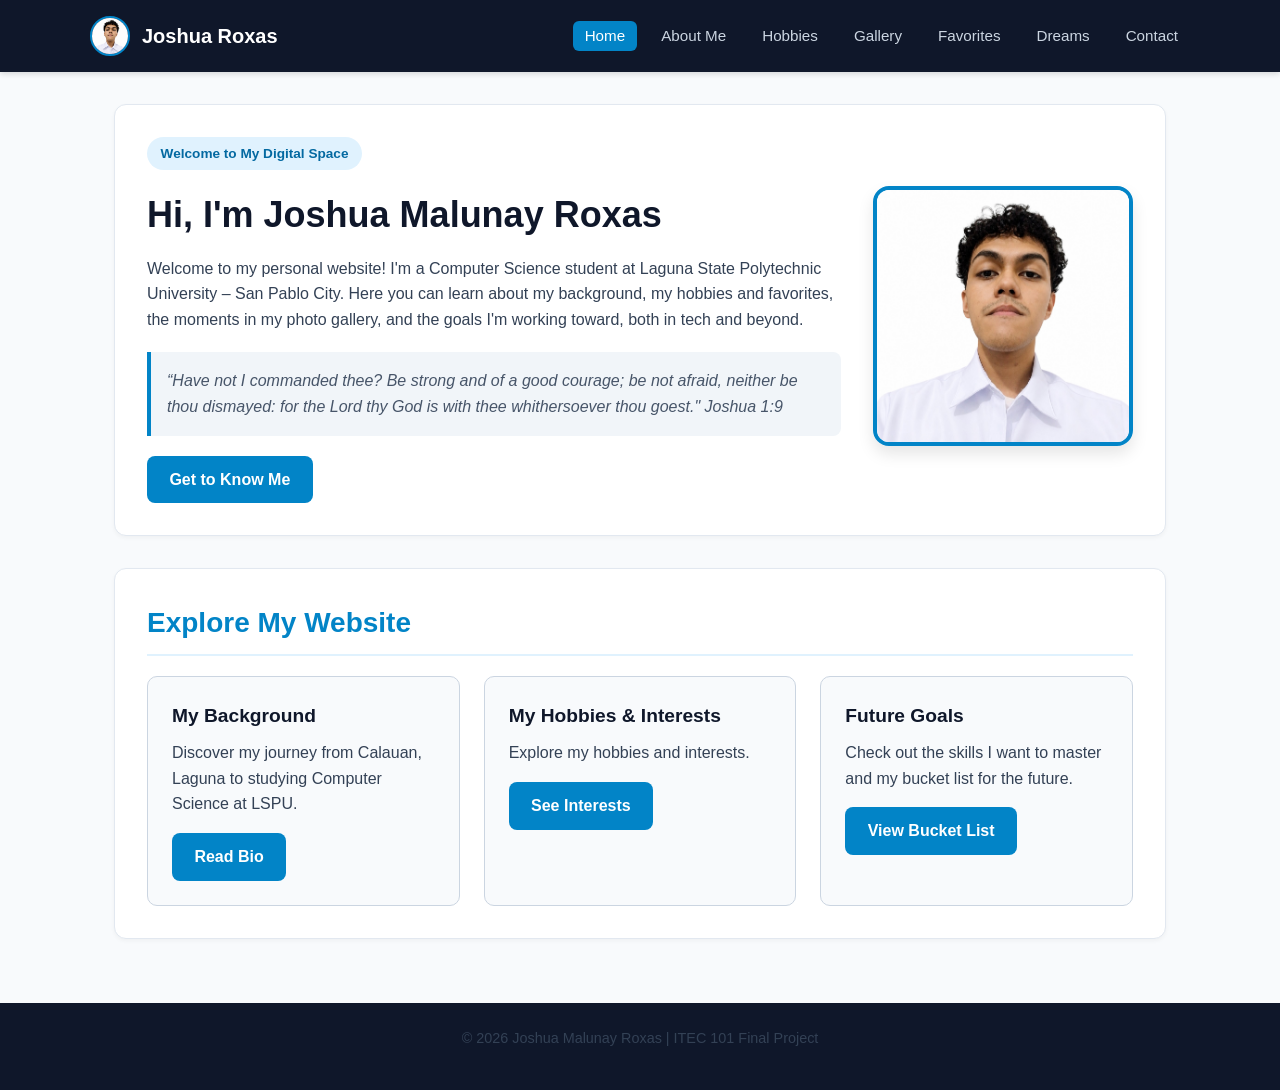
<file: index.html>
<!DOCTYPE html>
<html lang="en">
<head>
    <meta charset="UTF-8">
    <meta name="viewport" content="width=device-width, initial-scale=1.0">
    <title>Home | Joshua M. Roxas</title>
    <link rel="stylesheet" href="css/style.css">
</head>
<body>
    <header>
        <div class="nav-container">
            <a href="index.html" class="brand">
                <img src="images/profile.jpg" alt="Joshua Roxas">
                <span>Joshua Roxas</span>
            </a>
            <nav>
                <ul>
                    <li><a href="index.html" class="active">Home</a></li>
                    <li><a href="about.html">About Me</a></li>
                    <li><a href="hobbies.html">Hobbies</a></li>
                    <li><a href="gallery.html">Gallery</a></li>
                    <li><a href="favorites.html">Favorites</a></li>
                    <li><a href="dreams.html">Dreams</a></li>
                    <li><a href="contact.html">Contact</a></li>
                </ul>
            </nav>
        </div>
    </header>

    <main>
        <section id="hero">
            <div class="hero-text">
                <span class="tagline">Welcome to My Digital Space</span>
                <h1>Hi, I'm Joshua Malunay Roxas</h1>
                <p>
                  Welcome to my personal website! I'm a Computer Science student at Laguna State Polytechnic University – San Pablo City. Here you can learn about my background, my hobbies and favorites, the moments in my photo gallery, and the goals I'm working toward, both in tech and beyond.
                </p>
                <div class="quote-box">
                     “Have not I commanded thee? Be strong and of a good courage; be not afraid, neither be thou dismayed: for the Lord thy God is with thee whithersoever thou goest." Joshua 1:9
                </div>
                <a href="about.html" class="btn">Get to Know Me</a>
            </div>
            <div class="hero-img">
                <img src="images/profile.jpg" alt="Joshua Malunay Roxas">
            </div>
        </section>

        <section>
            <h2>Explore My Website</h2>
            <div class="grid-container">
                <div class="card">
                    <h3>My Background</h3>
                    <p>Discover my journey from Calauan, Laguna to studying Computer Science at LSPU.</p>
                    <a href="about.html" class="btn">Read Bio</a>
                </div>
                <div class="card">
                    <h3> My Hobbies & Interests </h3>
                    <p>Explore my hobbies and interests.</p>
                    <a href="hobbies.html" class="btn">See Interests</a>
                </div>
                <div class="card">
                    <h3>Future Goals</h3>
                    <p>Check out the skills I want to master and my bucket list for the future.</p>
                    <a href="dreams.html" class="btn">View Bucket List</a>
                </div>
            </div>
        </section>
    </main>

    <footer>
        <p>&copy; 2026 Joshua Malunay Roxas | ITEC 101 Final Project</p>
    </footer>
</body>
</html>
</file>
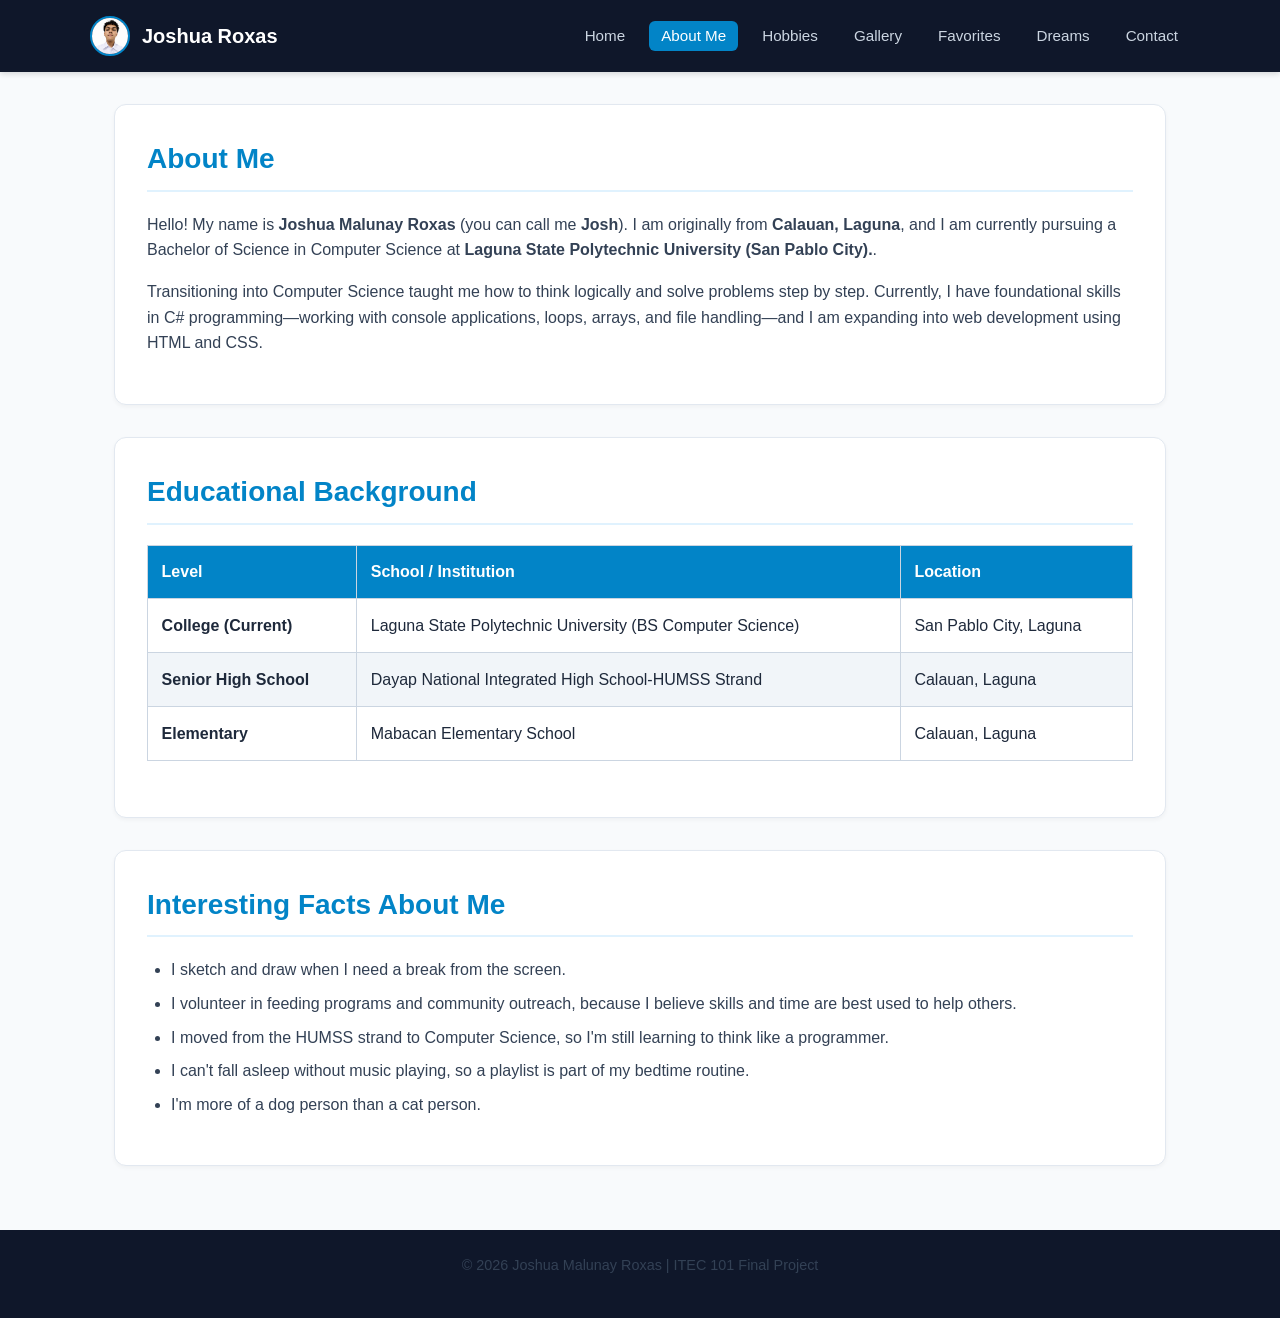
<file: about.html>
<!DOCTYPE html>
<html lang="en">
<head>
    <meta charset="UTF-8">
    <meta name="viewport" content="width=device-width, initial-scale=1.0">
    <title>About Me | Joshua M. Roxas</title>
    <link rel="stylesheet" href="css/style.css">
</head>
<body>
    <header>
        <div class="nav-container">
            <a href="index.html" class="brand">
                <img src="images/profile.jpg" alt="Joshua Roxas">
                <span>Joshua Roxas</span>
            </a>
            <nav>
                <ul>
                    <li><a href="index.html">Home</a></li>
                    <li><a href="about.html" class="active">About Me</a></li>
                    <li><a href="hobbies.html">Hobbies</a></li>
                    <li><a href="gallery.html">Gallery</a></li>
                    <li><a href="favorites.html">Favorites</a></li>
                    <li><a href="dreams.html">Dreams</a></li>
                    <li><a href="contact.html">Contact</a></li>
                </ul>
            </nav>
        </div>
    </header>

    <main>
        <section>
            <h2>About Me</h2>
            <p>
                Hello! My name is <strong>Joshua Malunay Roxas</strong> (you can call me <strong>Josh</strong>). 
                I am originally from <strong>Calauan, Laguna</strong>, and I am currently pursuing a Bachelor of Science in Computer Science at <strong>Laguna State Polytechnic University (San Pablo City).</strong>.
            </p>
            <p>
                Transitioning into Computer Science taught me how to think logically and solve problems step by step. 
                Currently, I have foundational skills in C# programming—working with console applications, loops, arrays, and file handling—and I am expanding into web development using HTML and CSS.
            </p>
        </section>

        <section>
            <h2>Educational Background</h2>
            <table>
                <thead>
                    <tr>
                        <th>Level</th>
                        <th>School / Institution</th>
                        <th>Location</th>
                    </tr>
                </thead>
                <tbody>
                    <tr>
                        <td><strong>College (Current)</strong></td>
                        <td>Laguna State Polytechnic University (BS Computer Science)</td>
                        <td>San Pablo City, Laguna</td>
                    </tr>
                    <tr>
                        <td><strong>Senior High School</strong></td>
                        <td>Dayap National Integrated High School-HUMSS Strand</td>
                        <td>Calauan, Laguna</td>
                    </tr>
                    <tr>
                        <td><strong>Elementary</strong></td>
                        <td>Mabacan Elementary School</td>
                        <td>Calauan, Laguna</td>
                    </tr>
                </tbody>
            </table>
        </section>

        <section>
            <h2>Interesting Facts About Me</h2>
            <ul class="styled-list">
                <li>I sketch and draw when I need a break from the screen.</li>
                <li>I volunteer in feeding programs and community outreach, because I believe skills and time are best used to help others.</li>
                <li>I moved from the HUMSS strand to Computer Science, so I'm still learning to think like a programmer.</li>
                <li>I can't fall asleep without music playing, so a playlist is part of my bedtime routine.</li>
                <li>I'm more of a dog person than a cat person.</li>
            </ul>
        </section>
    </main>

    <footer>
        <p>&copy; 2026 Joshua Malunay Roxas | ITEC 101 Final Project</p>
    </footer>
</body>
</html>
</file>
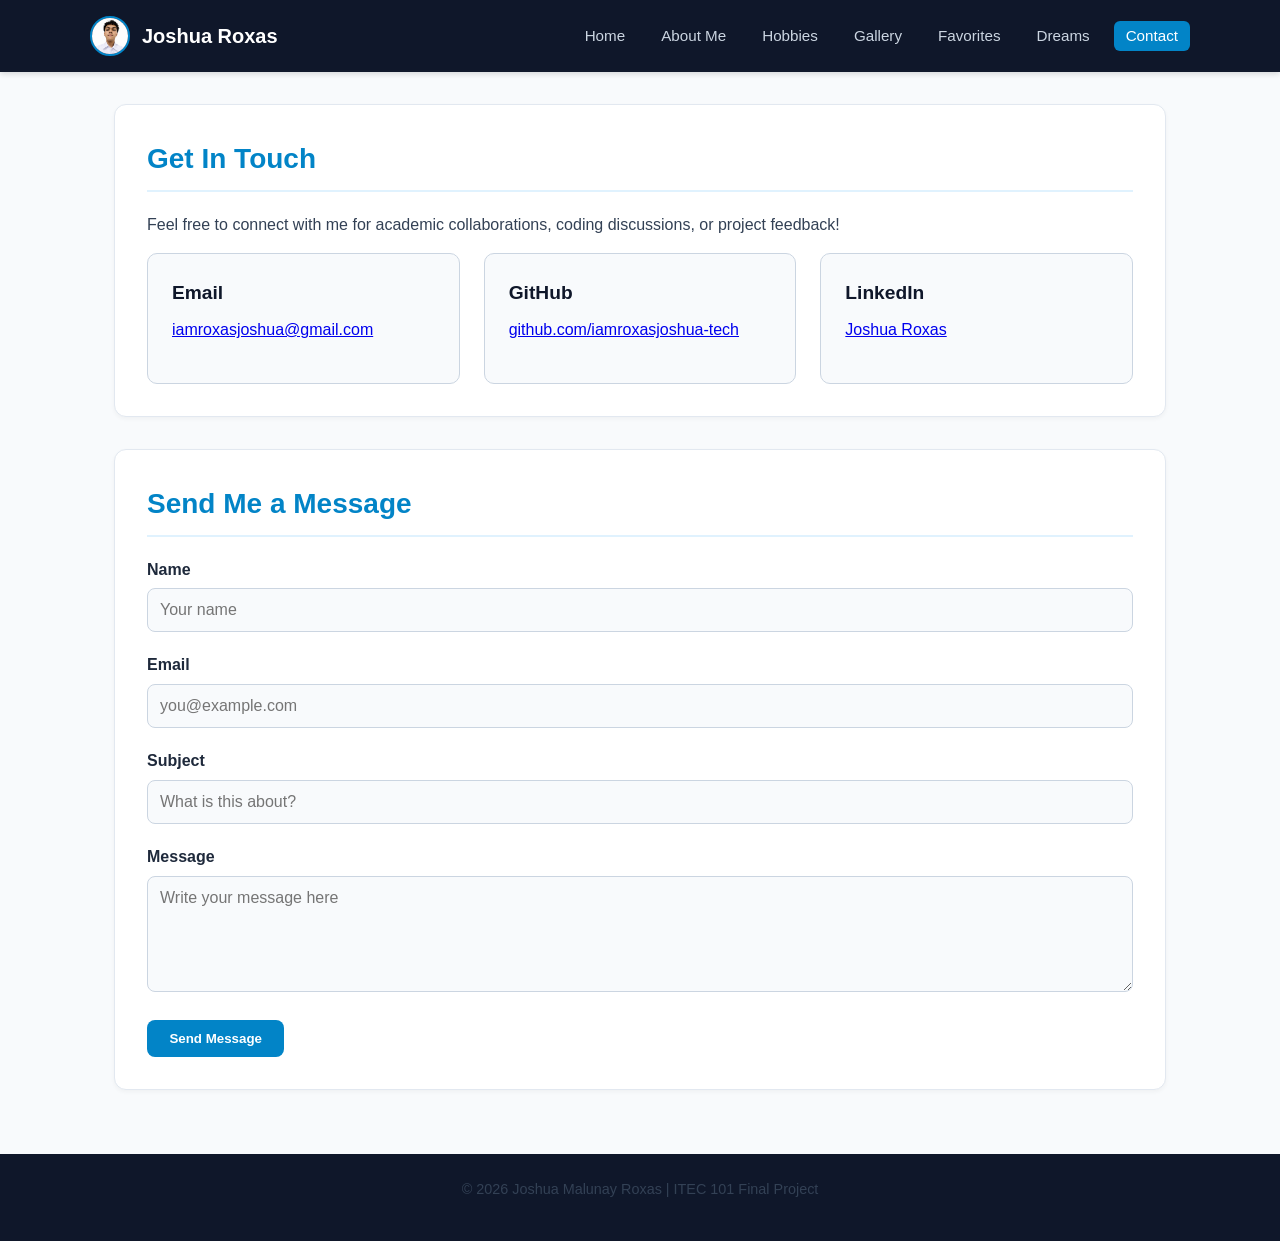
<file: contact.html>
<!DOCTYPE html>
<html lang="en">
<head>
    <meta charset="UTF-8">
    <meta name="viewport" content="width=device-width, initial-scale=1.0">
    <title>Contact Me | Joshua M. Roxas</title>
    <link rel="stylesheet" href="css/style.css">
</head>
<body>
    <header>
        <div class="nav-container">
            <a href="index.html" class="brand">
                <img src="images/profile.jpg" alt="Joshua Roxas">
                <span>Joshua Roxas</span>
            </a>
            <nav>
                <ul>
                    <li><a href="index.html">Home</a></li>
                    <li><a href="about.html">About Me</a></li>
                    <li><a href="hobbies.html">Hobbies</a></li>
                    <li><a href="gallery.html">Gallery</a></li>
                    <li><a href="favorites.html">Favorites</a></li>
                    <li><a href="dreams.html">Dreams</a></li>
                    <li><a href="contact.html" class="active">Contact</a></li>
                </ul>
            </nav>
        </div>
    </header>

    <main>
        <section>
            <h2>Get In Touch</h2>
            <p>Feel free to connect with me for academic collaborations, coding discussions, or project feedback!</p>

            <div class="grid-container">
                <div class="card">
                    <h3>Email</h3>
                    <p><a href="mailto:iamroxasjoshua@gmail.com">iamroxasjoshua@gmail.com</a></p>
                </div>
                <div class="card">
                    <h3>GitHub</h3>
                    <p><a href="https://github.com/iamroxasjoshua-tech" target="_blank" rel="noopener noreferrer">github.com/iamroxasjoshua-tech</a></p>
                </div>
                <div class="card">
                    <h3>LinkedIn</h3>
                    <p><a href="https://www.linkedin.com/in/joshua-roxas-966b1242a" target="_blank" rel="noopener noreferrer">Joshua Roxas</a></p>
                </div>
            </div>
        </section>

        <section>
            <h2>Send Me a Message</h2>
            <form action="#" method="post">
                <div class="form-group">
                    <label for="name">Name</label>
                    <input type="text" id="name" name="name" placeholder="Your name">
                </div>
                <div class="form-group">
                    <label for="email">Email</label>
                    <input type="email" id="email" name="email" placeholder="you@example.com">
                </div>
                <div class="form-group">
                    <label for="subject">Subject</label>
                    <input type="text" id="subject" name="subject" placeholder="What is this about?">
                </div>
                <div class="form-group">
                    <label for="message">Message</label>
                    <textarea id="message" name="message" rows="5" placeholder="Write your message here"></textarea>
                </div>
                <button type="submit" class="btn">Send Message</button>
            </form>
        </section>
    </main>

    <footer>
        <p>&copy; 2026 Joshua Malunay Roxas | ITEC 101 Final Project</p>
    </footer>
</body>
</html>
</file>
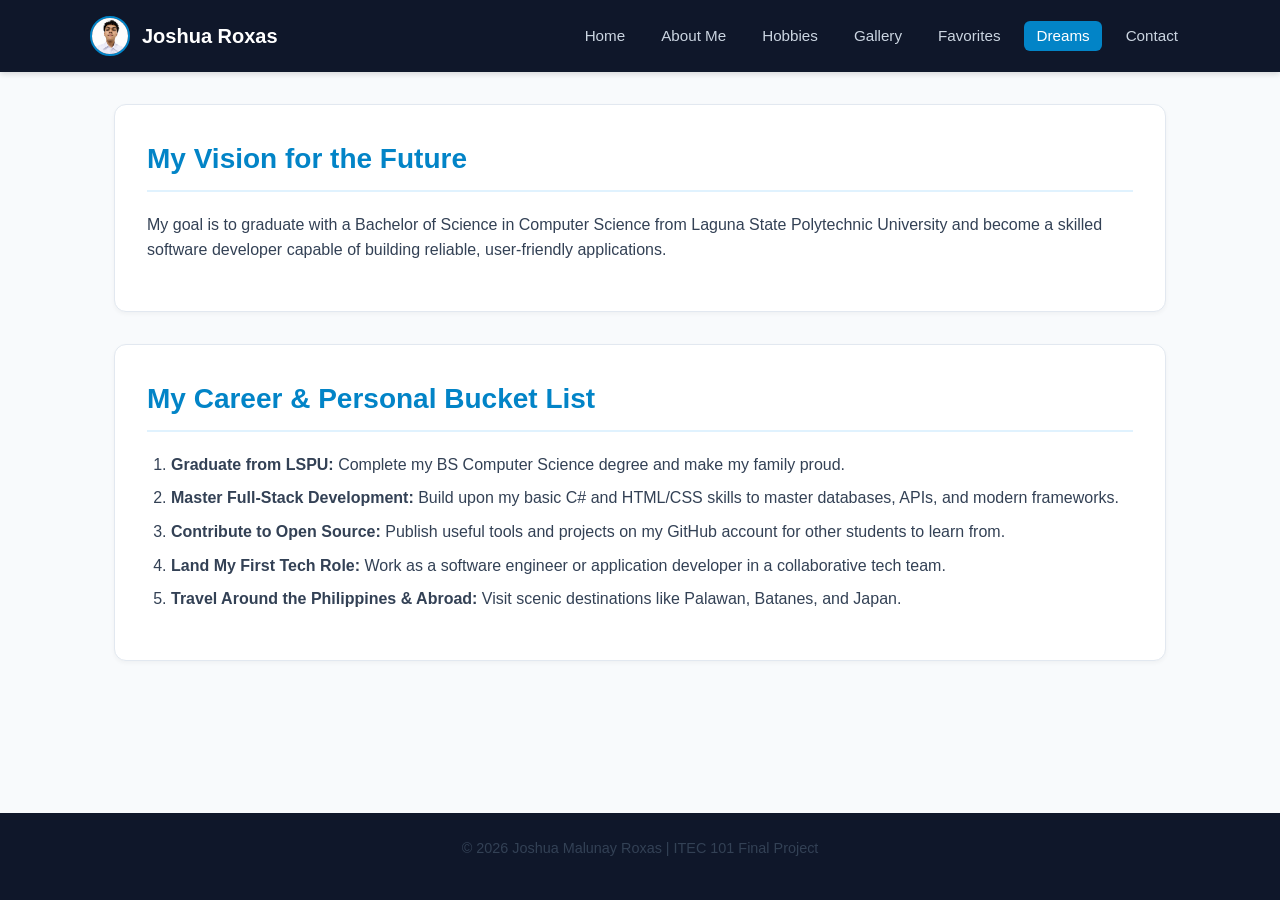
<file: dreams.html>
<!DOCTYPE html>
<html lang="en">
<head>
    <meta charset="UTF-8">
    <meta name="viewport" content="width=device-width, initial-scale=1.0">
    <title>Dreams & Bucket List | Joshua M. Roxas</title>
    <link rel="stylesheet" href="css/style.css">
</head>
<body>
    <header>
        <div class="nav-container">
            <a href="index.html" class="brand">
                <img src="images/profile.jpg" alt="Joshua Roxas">
                <span>Joshua Roxas</span>
            </a>
            <nav>
                <ul>
                    <li><a href="index.html">Home</a></li>
                    <li><a href="about.html">About Me</a></li>
                    <li><a href="hobbies.html">Hobbies</a></li>
                    <li><a href="gallery.html">Gallery</a></li>
                    <li><a href="favorites.html">Favorites</a></li>
                    <li><a href="dreams.html" class="active">Dreams</a></li>
                    <li><a href="contact.html">Contact</a></li>
                </ul>
            </nav>
        </div>
    </header>

    <main>
        <section>
            <h2>My Vision for the Future</h2>
            <p>
                My goal is to graduate with a Bachelor of Science in Computer Science from Laguna State Polytechnic University and become a skilled software developer capable of building reliable, user-friendly applications.
            </p>
        </section>

        <section>
            <h2>My Career &amp; Personal Bucket List</h2>
            <ol class="styled-list">
                <li><strong>Graduate from LSPU:</strong> Complete my BS Computer Science degree and make my family proud.</li>
                <li><strong>Master Full-Stack Development:</strong> Build upon my basic C# and HTML/CSS skills to master databases, APIs, and modern frameworks.</li>
                <li><strong>Contribute to Open Source:</strong> Publish useful tools and projects on my GitHub account for other students to learn from.</li>
                <li><strong>Land My First Tech Role:</strong> Work as a software engineer or application developer in a collaborative tech team.</li>
                <li><strong>Travel Around the Philippines &amp; Abroad:</strong> Visit scenic destinations like Palawan, Batanes, and Japan.</li>
            </ol>
        </section>
    </main>

    <footer>
        <p>&copy; 2026 Joshua Malunay Roxas | ITEC 101 Final Project</p>
    </footer>
</body>
</html>
</file>
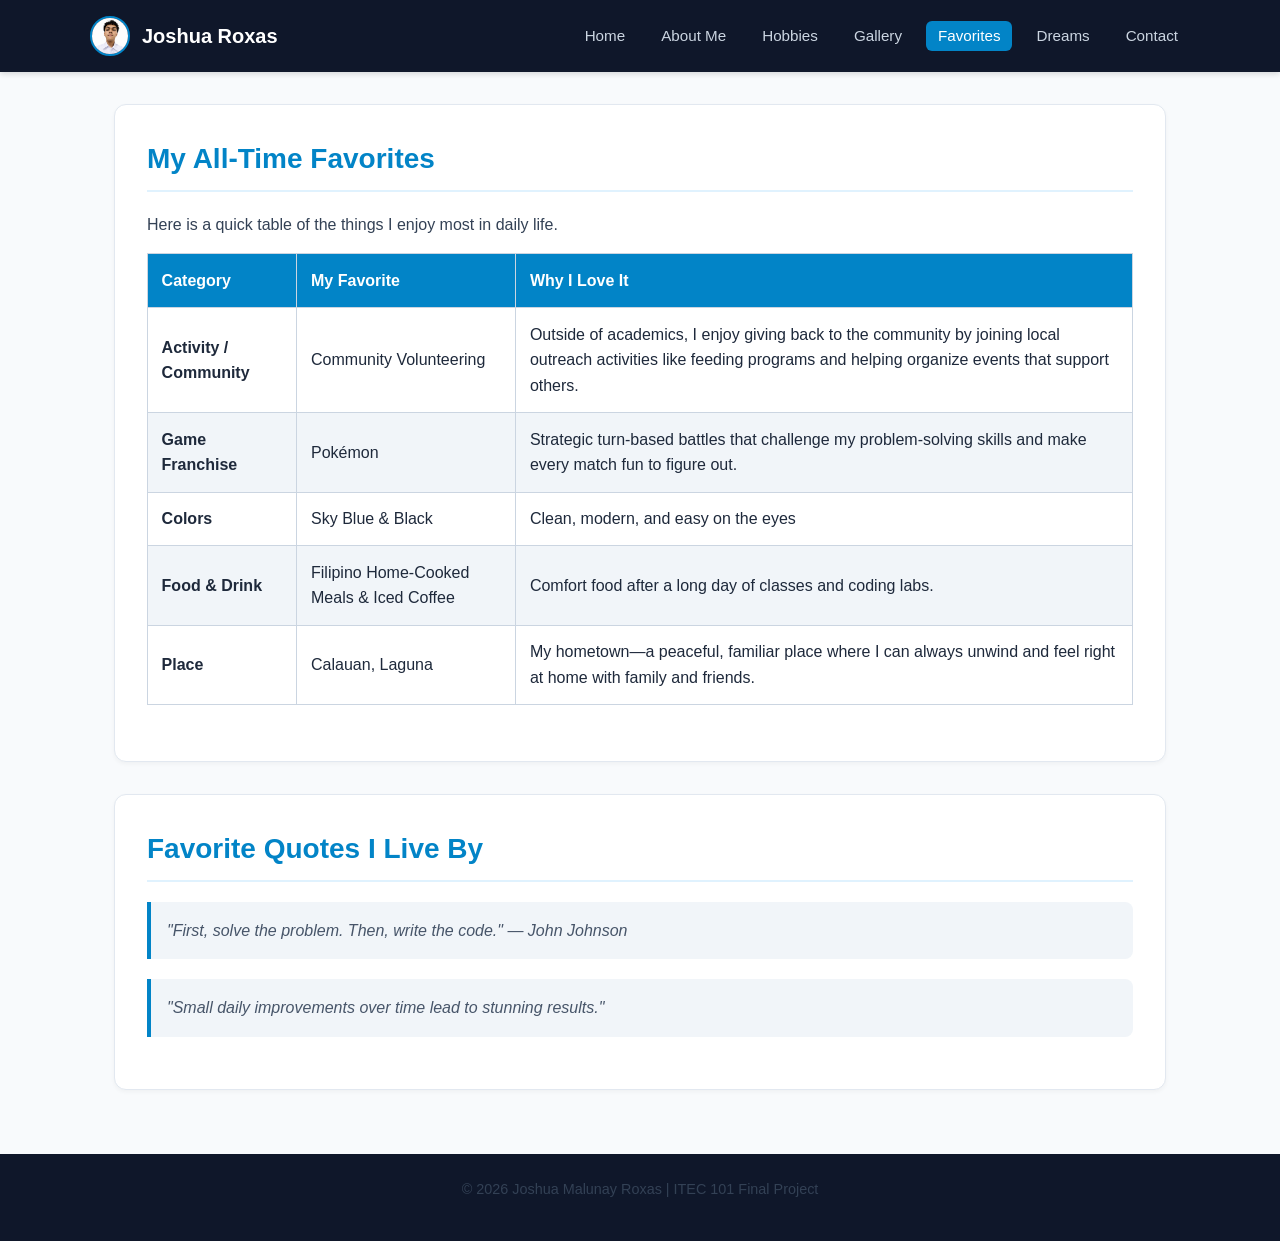
<file: favorites.html>
<!DOCTYPE html>
<html lang="en">
<head>
    <meta charset="UTF-8">
    <meta name="viewport" content="width=device-width, initial-scale=1.0">
    <title>Favorites | Joshua M. Roxas</title>
    <link rel="stylesheet" href="css/style.css">
</head>
<body>
    <header>
        <div class="nav-container">
            <a href="index.html" class="brand">
                <img src="images/profile.jpg" alt="Joshua Roxas">
                <span>Joshua Roxas</span>
            </a>
            <nav>
                <ul>
                    <li><a href="index.html">Home</a></li>
                    <li><a href="about.html">About Me</a></li>
                    <li><a href="hobbies.html">Hobbies</a></li>
                    <li><a href="gallery.html">Gallery</a></li>
                    <li><a href="favorites.html" class="active">Favorites</a></li>
                    <li><a href="dreams.html">Dreams</a></li>
                    <li><a href="contact.html">Contact</a></li>
                </ul>
            </nav>
        </div>
    </header>

    <main>
        <section>
            <h2>My All-Time Favorites</h2>
            <p>Here is a quick table of the things I enjoy most in daily life.</p>

            <table>
                <thead>
                    <tr>
                        <th>Category</th>
                        <th>My Favorite</th>
                        <th>Why I Love It</th>
                    </tr>
                </thead>
                <tbody>
                    <tr>
                        <td><strong>Activity / Community</strong></td>
                        <td>Community Volunteering</td>
                        <td>Outside of academics, I enjoy giving back to the community by joining local outreach activities like feeding programs and helping organize events that support others.</td>
                    </tr>
                    <tr>
                        <td><strong>Game Franchise</strong></td>
                        <td>Pok&eacute;mon</td>
                        <td>Strategic turn-based battles that challenge my problem-solving skills and make every match fun to figure out.</td>
                    </tr>
                    <tr>
                        <td><strong>Colors</strong></td>
                        <td>Sky Blue &amp; Black </td>
                        <td>Clean, modern, and easy on the eyes</td>
                    </tr>
                    <tr>
                        <td><strong>Food &amp; Drink</strong></td>
                        <td>Filipino Home-Cooked Meals &amp; Iced Coffee</td>
                        <td>Comfort food after a long day of classes and coding labs.</td>
                    </tr>
                    <tr>
                        <td><strong>Place</strong></td>
                        <td> Calauan, Laguna </td>
                        <td>My hometown—a peaceful, familiar place where I can always unwind and feel right at home with family and friends.</td>
                    </tr>
                </tbody>
            </table>
        </section>

        <section>
            <h2>Favorite Quotes I Live By</h2>
            <div class="quote-box">
                "First, solve the problem. Then, write the code." &mdash; John Johnson
            </div>
            <div class="quote-box">
                "Small daily improvements over time lead to stunning results."
            </div>
        </section>
    </main>

    <footer>
        <p>&copy; 2026 Joshua Malunay Roxas | ITEC 101 Final Project</p>
    </footer>
</body>
</html>
</file>
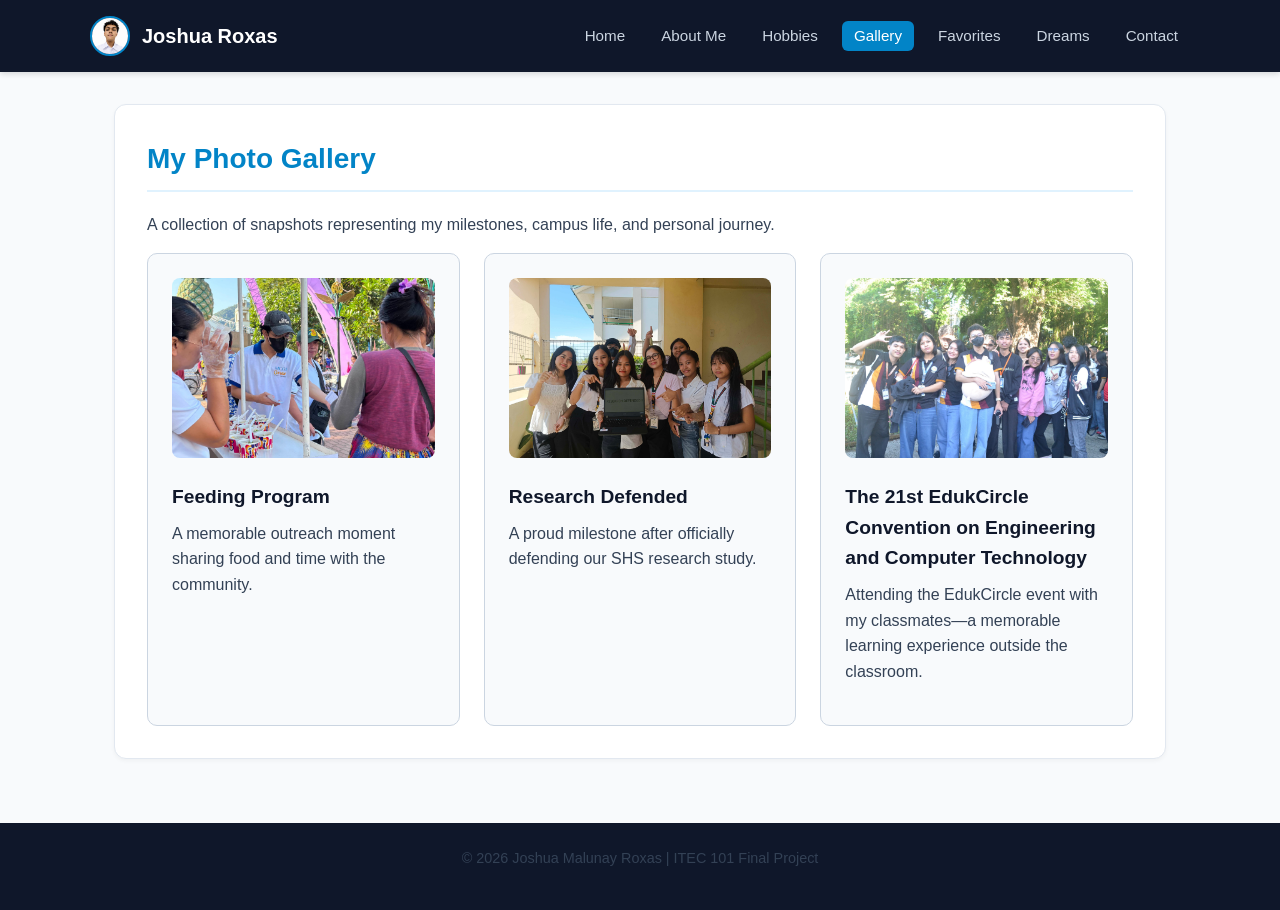
<file: gallery.html>
<!DOCTYPE html>
<html lang="en">
<head>
    <meta charset="UTF-8">
    <meta name="viewport" content="width=device-width, initial-scale=1.0">
    <title>Gallery | Joshua M. Roxas</title>
    <link rel="stylesheet" href="css/style.css">
</head>
<body>
    <header>
        <div class="nav-container">
            <a href="index.html" class="brand">
                <img src="images/profile.jpg" alt="Joshua Roxas">
                <span>Joshua Roxas</span>
            </a>
            <nav>
                <ul>
                    <li><a href="index.html">Home</a></li>
                    <li><a href="about.html">About Me</a></li>
                    <li><a href="hobbies.html">Hobbies</a></li>
                    <li><a href="gallery.html" class="active">Gallery</a></li>
                    <li><a href="favorites.html">Favorites</a></li>
                    <li><a href="dreams.html">Dreams</a></li>
                    <li><a href="contact.html">Contact</a></li>
                </ul>
            </nav>
        </div>
    </header>

    <main>
        <section>
            <h2>My Photo Gallery</h2>
            <p>A collection of snapshots representing my milestones, campus life, and personal journey.</p>

            <div class="grid-container">
                <div class="card">
                    <img src="images/feeding program.jpeg" alt="Community feeding program">
                    <h3>Feeding Program</h3>
                    <p>A memorable outreach moment sharing food and time with the community.</p>
                </div>

                <div class="card">
                    <img src="images/research.jpeg" alt="Successfully defended research">
                    <h3>Research Defended</h3>
                    <p>A proud milestone after officially defending our SHS research study.</p>
                </div>


                <div class="card">
                    <img src="images/edukcircle.jpeg" alt="University Campus">
                    <h3>The 21st EdukCircle Convention on Engineering and Computer Technology </h3>
                    <p>Attending the EdukCircle event with my classmates—a memorable learning experience outside the classroom.</p>
                </div>
            </div>
        </section>
    </main>

    <footer>
        <p>&copy; 2026 Joshua Malunay Roxas | ITEC 101 Final Project</p>
    </footer>
</body>
</html>
</file>
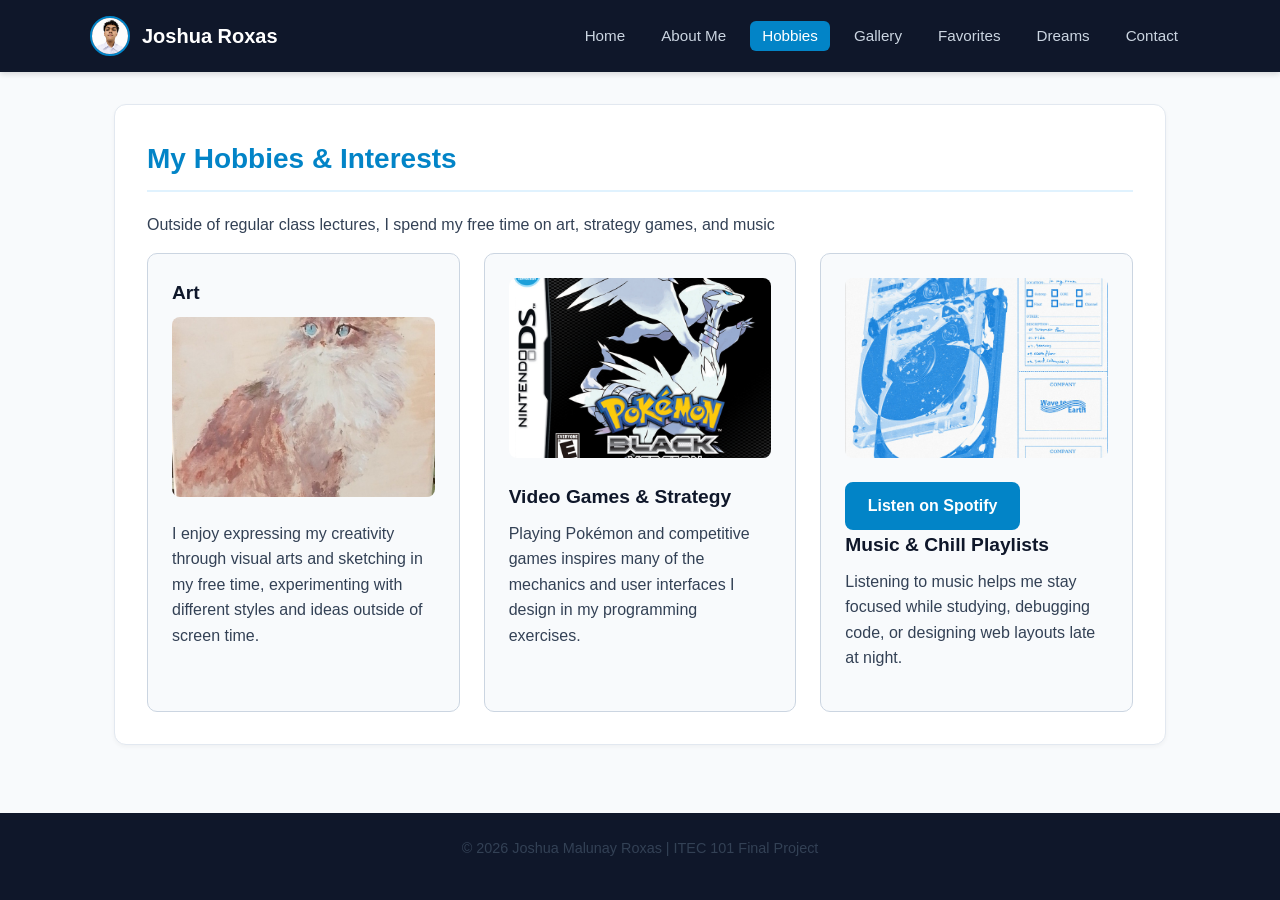
<file: hobbies.html>
<!DOCTYPE html>
<html lang="en">
<head>
    <meta charset="UTF-8">
    <meta name="viewport" content="width=device-width, initial-scale=1.0">
    <title>Hobbies & Interests | Joshua M. Roxas</title>
    <link rel="stylesheet" href="css/style.css">
</head>
<body>
    <header>
        <div class="nav-container">
            <a href="index.html" class="brand">
                <img src="images/profile.jpg" alt="Joshua Roxas">
                <span>Joshua Roxas</span>
            </a>
            <nav>
                <ul>
                    <li><a href="index.html">Home</a></li>
                    <li><a href="about.html">About Me</a></li>
                    <li><a href="hobbies.html" class="active">Hobbies</a></li>
                    <li><a href="gallery.html">Gallery</a></li>
                    <li><a href="favorites.html">Favorites</a></li>
                    <li><a href="dreams.html">Dreams</a></li>
                    <li><a href="contact.html">Contact</a></li>
                </ul>
            </nav>
        </div>
    </header>

    <main>
        <section>
            <h2>My Hobbies &amp; Interests</h2>
            <p>Outside of regular class lectures, I spend my free time on art, strategy games, and music</p>

            <div class="grid-container">
                <div class="card">
                    <h3>Art</h3>
                     <img src="images/art.jpeg">
                    <p>
                      I enjoy expressing my creativity through visual arts and sketching in my free time, experimenting with different styles and ideas outside of screen time.
                    </p>
                </div>

                <div class="card">
                     <img src="images/pokemonblack.jpg">
                    <h3>Video Games &amp; Strategy</h3>
                    <p>
                        Playing Pok&eacute;mon and competitive games inspires many of the mechanics and user interfaces I design in my programming exercises.
                    </p>
                </div>

                <div class="card">
                    <img src="images/w2e.jpeg">
                    <a href="https://open.spotify.com/track/0aVd7QiY8BstysHb62c5Fi?si=nM2cjX9sQl2q20hTaCygcw&utm_source=copy-link&sci=spotify%3Acard-config%3A62dd2MHYXe8OgNLNHASWZc" class="btn" target="_blank" rel="noopener noreferrer">Listen on Spotify</a>

                    <h3>Music &amp; Chill Playlists</h3>
                    <p>
                        Listening to music helps me stay focused while studying, debugging code, or designing web layouts late at night.
                    </p>
                </div>
            </div>
        </section>
    </main>

    <footer>
        <p>&copy; 2026 Joshua Malunay Roxas | ITEC 101 Final Project</p>
    </footer>
</body>
</html>
</file>
<file: css/style.css>
* {
    box-sizing: border-box;
    margin: 0;
    padding: 0;
}

body {
    font-family: 'Segoe UI', Tahoma, Geneva, Verdana, sans-serif;
    background-color: #f8fafc;
    color: #1e293b;
    line-height: 1.6;
    display: flex;
    flex-direction: column;
    min-height: 100vh;
}

header {
    background-color: #0f172a;
    color: #ffffff;
    padding: 1rem 2rem;
    position: sticky;
    top: 0;
    z-index: 100;
    box-shadow: 0 2px 6px rgba(0, 0, 0, 0.15);
}

.nav-container {
    max-width: 1100px;
    margin: 0 auto;
    display: flex;
    justify-content: space-between;
    align-items: center;
    flex-wrap: wrap;
    gap: 1rem;
}

.brand {
    display: flex;
    align-items: center;
    gap: 0.75rem;
    text-decoration: none;
    color: #ffffff;
    font-size: 1.25rem;
    font-weight: 700;
}

.brand img {
    width: 40px;
    height: 40px;
    border-radius: 50%;
    object-fit: cover;
    border: 2px solid #0284c7;
}

nav ul {
    list-style: none;
    display: flex;
    flex-wrap: wrap;
    gap: 0.75rem;
}

nav a {
    color: #cbd5e1;
    text-decoration: none;
    font-size: 0.95rem;
    font-weight: 500;
    padding: 0.4rem 0.75rem;
    border-radius: 6px;
    transition: background-color 0.3s, color 0.3s;
}

nav a:hover,
nav a.active {
    background-color: #0284c7;
    color: #ffffff;
}

main {
    flex: 1;
    max-width: 1100px;
    width: 100%;
    margin: 2rem auto;
    padding: 0 1.5rem;
}

section {
    background-color: #ffffff;
    padding: 2rem;
    border-radius: 12px;
    border: 1px solid #e2e8f0;
    margin-bottom: 2rem;
    box-shadow: 0 2px 4px rgba(0, 0, 0, 0.04);
}

h1 {
    font-size: 2.25rem;
    color: #0f172a;
    margin-bottom: 0.75rem;
}

h2 {
    font-size: 1.75rem;
    color: #0284c7;
    border-bottom: 2px solid #e0f2fe;
    padding-bottom: 0.5rem;
    margin-bottom: 1.25rem;
}

h3 {
    font-size: 1.2rem;
    color: #0f172a;
    margin-bottom: 0.5rem;
}

p {
    margin-bottom: 1rem;
    color: #334155;
}

#hero {
    display: flex;
    align-items: center;
    justify-content: space-between;
    gap: 2rem;
}

.hero-text {
    flex: 1;
}

.tagline {
    display: inline-block;
    background-color: #e0f2fe;
    color: #0369a1;
    padding: 0.35rem 0.85rem;
    border-radius: 20px;
    font-size: 0.85rem;
    font-weight: 600;
    margin-bottom: 1rem;
}

.quote-box {
    background-color: #f1f5f9;
    border-left: 4px solid #0284c7;
    padding: 1rem;
    margin: 1.25rem 0;
    font-style: italic;
    color: #475569;
    border-radius: 0 8px 8px 0;
}

.hero-img img {
    width: 260px;
    height: 260px;
    border-radius: 16px;
    object-fit: cover;
    border: 4px solid #0284c7;
    box-shadow: 0 8px 16px rgba(0, 0, 0, 0.1);
}

.btn {
    display: inline-block;
    background-color: #0284c7;
    color: #ffffff;
    text-decoration: none;
    padding: 0.7rem 1.4rem;
    border-radius: 8px;
    font-weight: 600;
    border: none;
    cursor: pointer;
    transition: background-color 0.3s, transform 0.2s;
}

.btn:hover {
    background-color: #0369a1;
    transform: translateY(-2px);
}


.grid-container {
    display: grid;
    grid-template-columns: repeat(auto-fit, minmax(260px, 1fr));
    gap: 1.5rem;
    margin-top: 1rem;
}

.card {
    background-color: #f8fafc;
    border: 1px solid #cbd5e1;
    border-radius: 10px;
    padding: 1.5rem;
    transition: transform 0.2s, box-shadow 0.2s;
}

.card:hover {
    transform: translateY(-4px);
    box-shadow: 0 6px 12px rgba(0, 0, 0, 0.08);
}

.card img {
    width: 100%;
    height: 180px;
    object-fit: cover;
    border-radius: 8px;
    margin-bottom: 1rem;
}


ul.styled-list,
ol.styled-list {
    margin-left: 1.5rem;
    margin-bottom: 1rem;
    color: #334155;
}

ul.styled-list li,
ol.styled-list li {
    margin-bottom: 0.5rem;
}


table {
    width: 100%;
    border-collapse: collapse;
    margin-top: 1rem;
    margin-bottom: 1.5rem;
}

th, td {
    border: 1px solid #cbd5e1;
    padding: 0.85rem;
    text-align: left;
}

th {
    background-color: #0284c7;
    color: #ffffff;
    font-weight: 600;
}

tr:nth-child(even) {
    background-color: #f1f5f9;
}

.form-group {
    margin-bottom: 1.25rem;
}

label {
    display: block;
    font-weight: 600;
    margin-bottom: 0.4rem;
    color: #1e293b;
}

input[type="text"],
input[type="email"],
textarea {
    width: 100%;
    padding: 0.75rem;
    border: 1px solid #cbd5e1;
    border-radius: 8px;
    font-family: inherit;
    font-size: 1rem;
    background-color: #f8fafc;
}

input:focus,
textarea:focus {
    outline: none;
    border-color: #0284c7;
    background-color: #ffffff;
}


footer {
    background-color: #0f172a;
    color: #94a3b8;
    text-align: center;
    padding: 1.5rem;
    margin-top: auto;
    font-size: 0.9rem;
}


@media (max-width: 768px) {
    #hero {
        flex-direction: column-reverse;
        text-align: center;
    }

    .nav-container {
        flex-direction: column;
    }

    nav ul {
        justify-content: center;
    }
}
</file>
